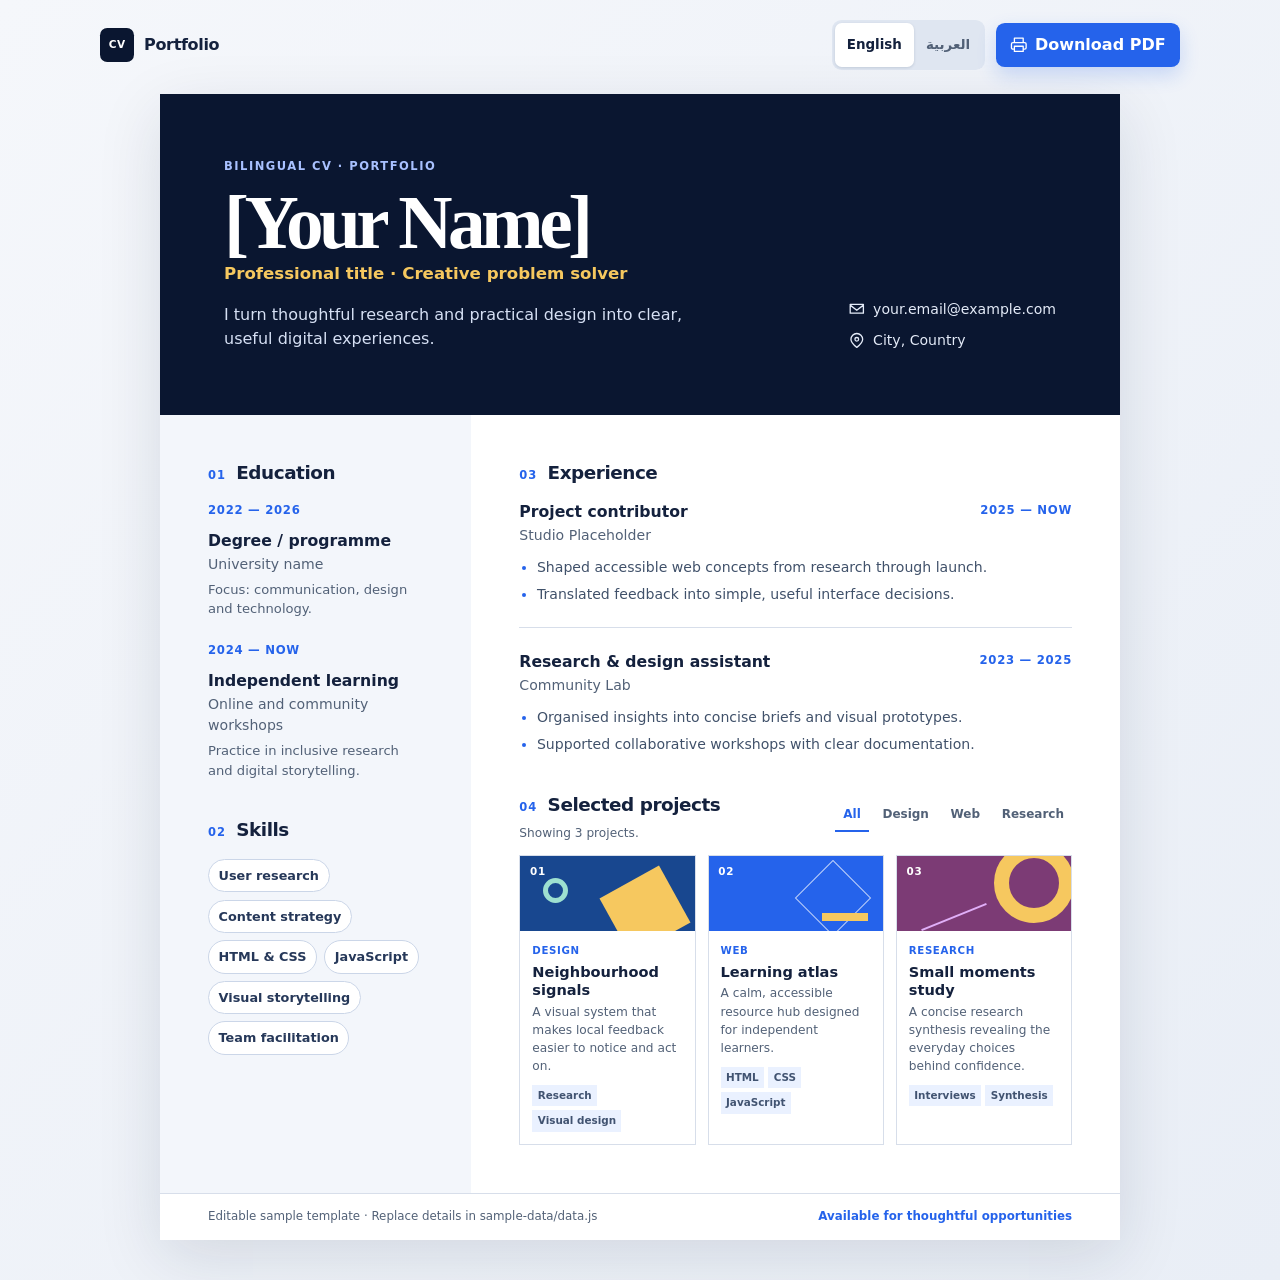
<file: index.html>
<!doctype html>
<html lang="en" dir="ltr">
<head>
  <meta charset="utf-8">
  <meta name="viewport" content="width=device-width, initial-scale=1">
  <meta name="description" content="A bilingual English and Arabic CV portfolio template.">
  <meta name="theme-color" content="#14213d">
  <title>CV Portfolio Template</title>
  <link rel="stylesheet" href="styles.css">
</head>
<body>
  <a class="skip-link no-print" href="#main-content">Skip to CV</a>
  <header class="site-controls no-print">
    <div class="controls-inner">
      <a class="wordmark" href="#top" aria-label="CV Portfolio home"><span class="wordmark-mark" aria-hidden="true">CV</span><span>Portfolio</span></a>
      <div class="control-actions">
        <div class="language-switch" role="group" aria-label="Choose language">
          <button type="button" class="language-button" data-locale="en" aria-pressed="true">English</button>
          <button type="button" class="language-button" data-locale="ar" aria-pressed="false">العربية</button>
        </div>
        <button type="button" class="print-button" id="printButton"><svg aria-hidden="true" viewBox="0 0 24 24"><path d="M6 9V3h12v6M6 18H4a2 2 0 0 1-2-2v-5a2 2 0 0 1 2-2h16a2 2 0 0 1 2 2v5a2 2 0 0 1-2 2h-2M6 14h12v7H6z"/></svg><span data-copy="downloadPdf">Download PDF</span></button>
      </div>
    </div>
  </header>
  <p class="print-note print-only" data-copy="printNote">Save as PDF in the print dialog. For the cleanest result, turn off headers and footers.</p>
  <main id="main-content" tabindex="-1">
    <article class="cv-sheet" id="top">
      <header class="cv-header">
        <div class="identity">
          <p class="eyebrow" data-copy="portfolioLabel">Bilingual CV · Portfolio</p>
          <h1 id="profileName"></h1><p class="role" id="profileHeadline"></p><p class="profile-summary" id="profileSummary"></p>
        </div>
        <address class="contact-list" id="contactList"></address>
      </header>
      <div class="content-grid">
        <aside class="sidebar">
          <section class="cv-section" aria-labelledby="educationHeading"><div class="section-heading"><span class="section-index" aria-hidden="true">01</span><h2 id="educationHeading" data-copy="education">Education</h2></div><div id="educationList" class="stack-list"></div></section>
          <section class="cv-section" aria-labelledby="skillsHeading"><div class="section-heading"><span class="section-index" aria-hidden="true">02</span><h2 id="skillsHeading" data-copy="skills">Skills</h2></div><ul id="skillsList" class="skill-list"></ul></section>
        </aside>
        <div class="main-column">
          <section class="cv-section" aria-labelledby="experienceHeading"><div class="section-heading"><span class="section-index" aria-hidden="true">03</span><h2 id="experienceHeading" data-copy="experience">Experience</h2></div><div id="experienceList" class="experience-list"></div></section>
          <section class="cv-section projects-section" aria-labelledby="projectsHeading">
            <div class="projects-heading-row"><div class="section-heading"><span class="section-index" aria-hidden="true">04</span><h2 id="projectsHeading" data-copy="selectedProjects">Selected projects</h2></div><div id="projectFilters" class="project-filters no-print" role="group" aria-label="Project filters"></div></div>
            <p class="project-status no-print" id="projectStatus" aria-live="polite"></p><div id="projectsGrid" class="projects-grid"></div>
          </section>
        </div>
      </div>
      <footer class="cv-footer"><span data-copy="footerNote">Editable sample template · Replace details in sample-data/data.js</span><span class="availability" data-copy="availability">Available for thoughtful opportunities</span></footer>
    </article>
  </main>
  <script src="sample-data/data.js"></script><script src="app.js"></script>
</body>
</html>
</file>
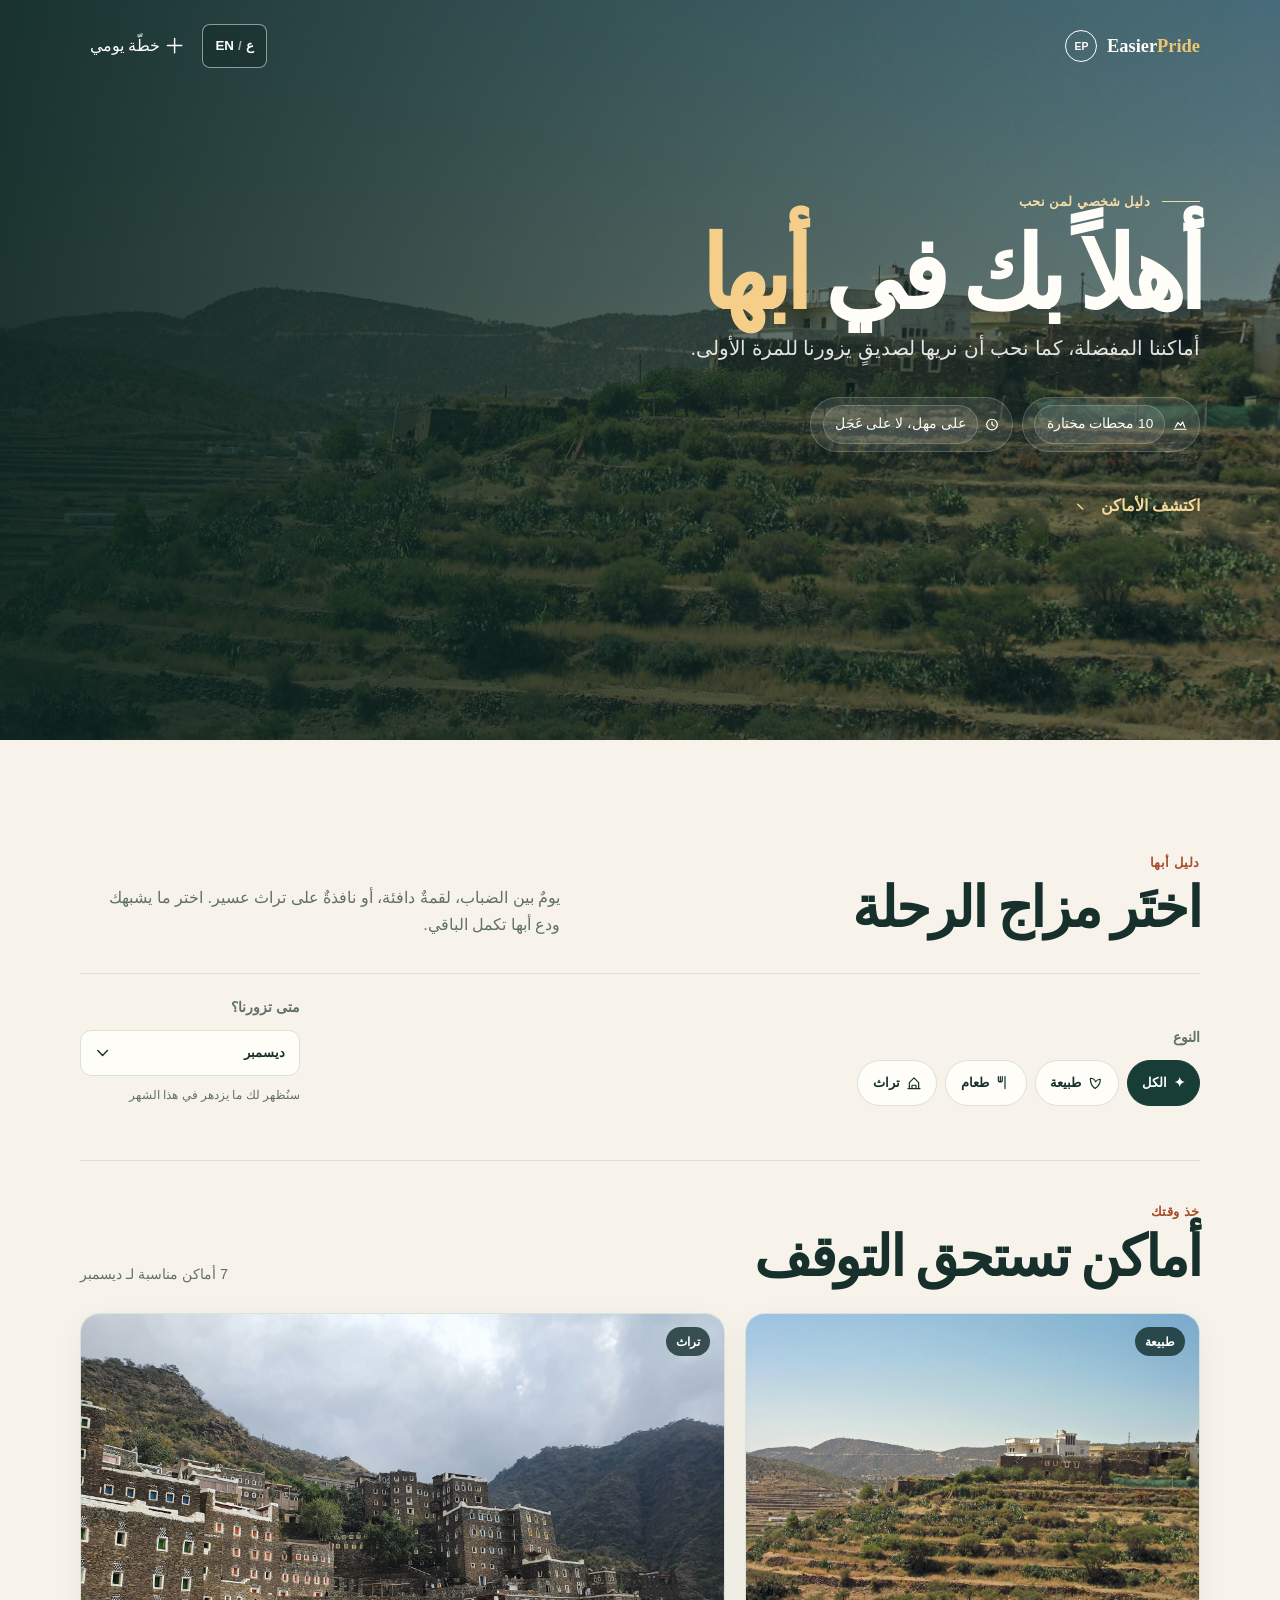
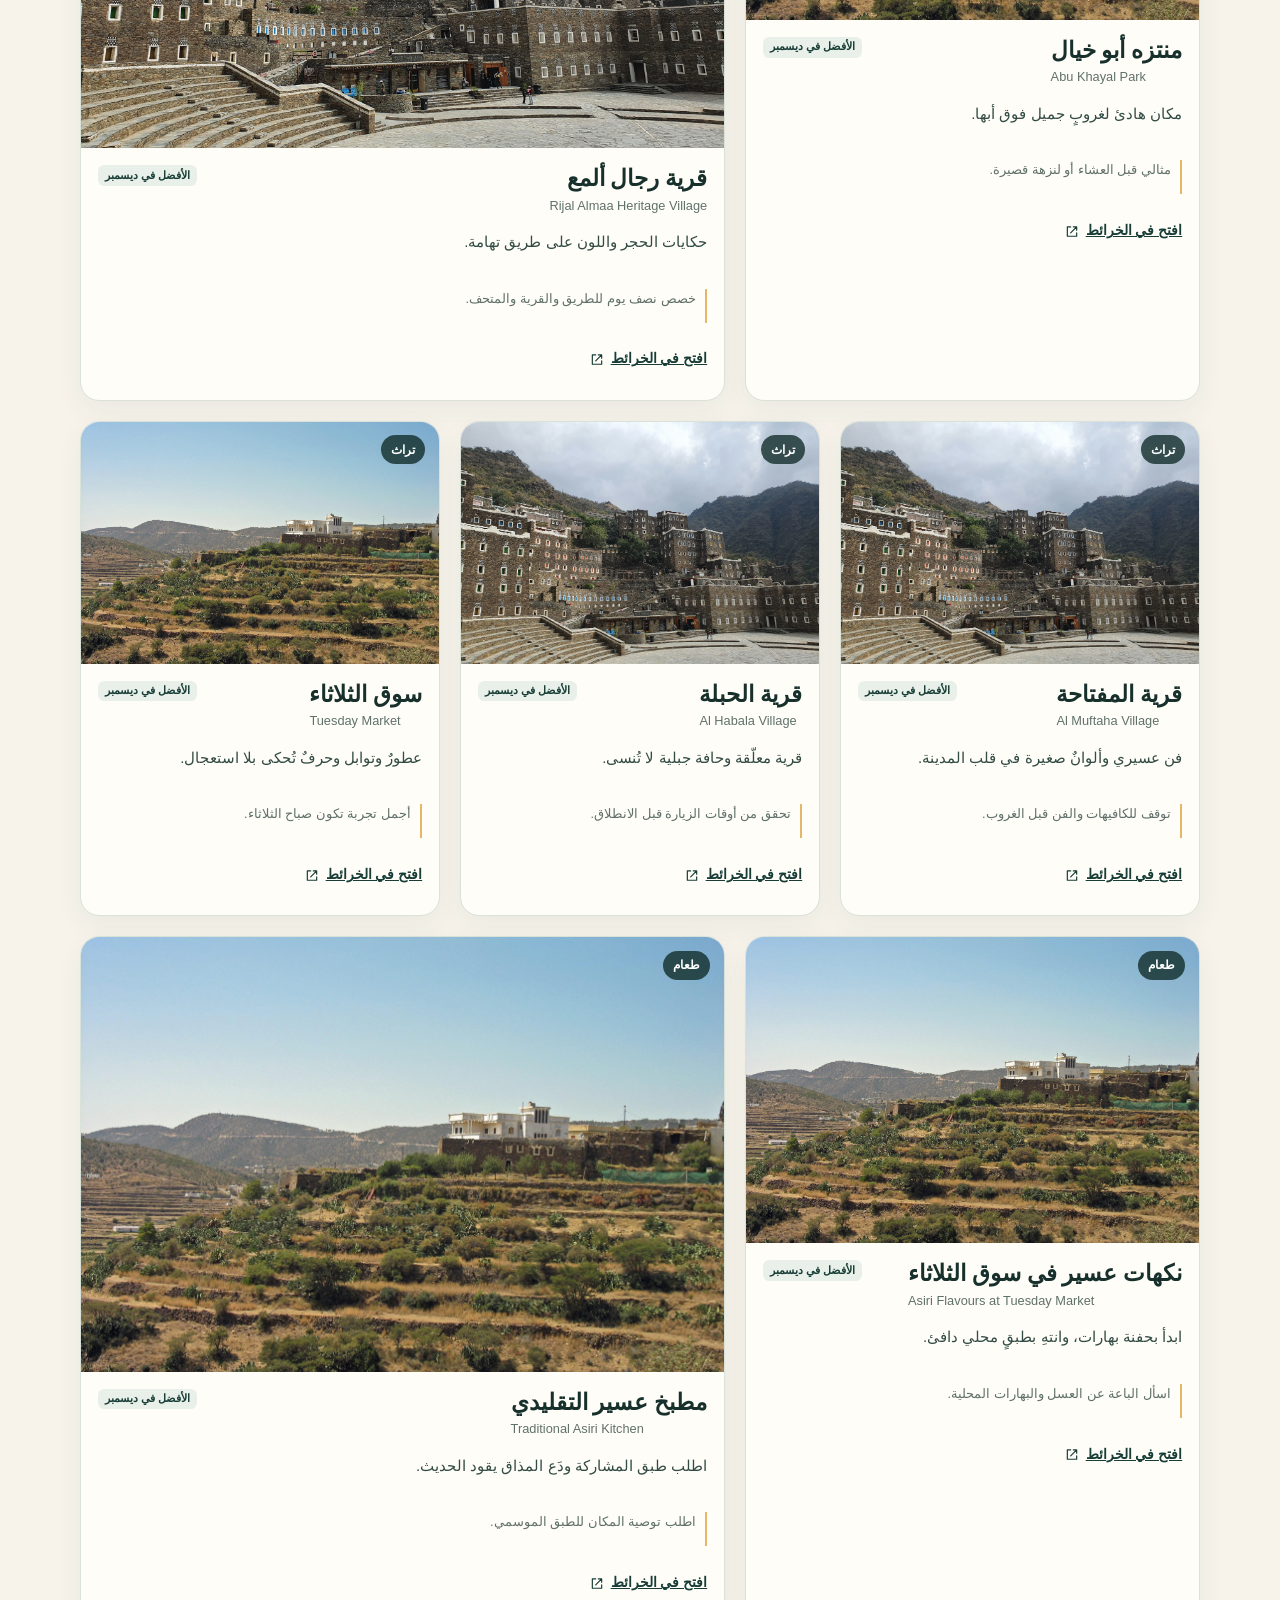
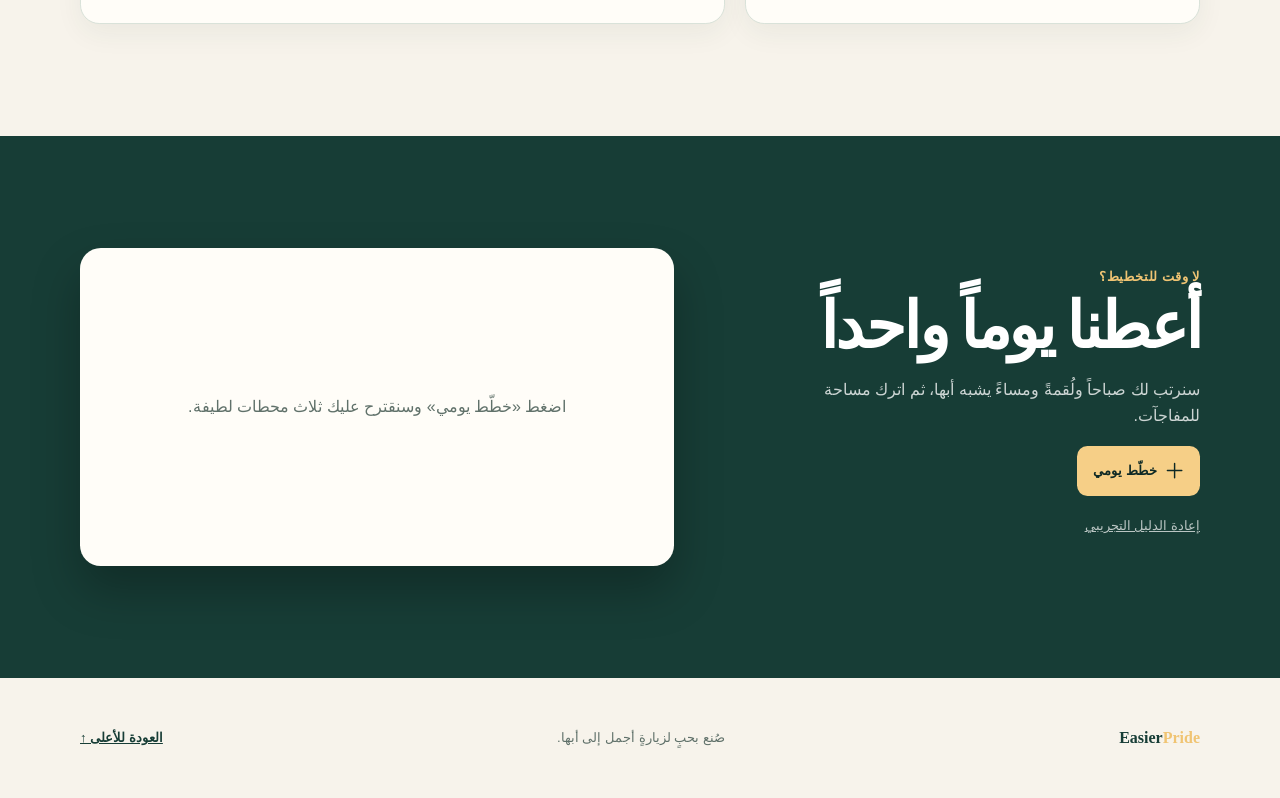
<file: easierpride/index.html>
<!doctype html>
<html lang="ar" dir="rtl">
<head><meta charset="utf-8"><meta name="viewport" content="width=device-width, initial-scale=1"><meta name="theme-color" content="#173d36"><meta name="description" content="EasierPride: a bilingual photo guide to Abha."><title>EasierPride | أبها على مهل</title><link rel="stylesheet" href="styles.css"></head>
<body>
<a class="skip-link" href="#guide">تخطَّ إلى الدليل</a>
<header class="hero" id="top"><nav class="topbar container" aria-label="التنقل الرئيسي"><a class="brand" href="#top" aria-label="EasierPride الرئيسية"><span class="brand-mark" aria-hidden="true">EP</span><span class="brand-name">Easier<span>Pride</span></span></a><div class="nav-actions"><button class="language-toggle" id="languageToggle" type="button" aria-label="Switch language" aria-pressed="false"><span aria-hidden="true">ع</span><span class="language-divider" aria-hidden="true">/</span><span>EN</span></button><a class="nav-link" href="#day-plan"><svg aria-hidden="true" viewBox="0 0 24 24"><path d="M12 3v18M3 12h18"/></svg><span data-i18n="navPlan">خطّة يومي</span></a></div></nav><div class="hero-content container"><p class="eyebrow"><span class="eyebrow-line"></span><span data-i18n="eyebrow">دليل شخصي لمن نحب</span></p><h1><span data-i18n="heroTitleFirst">أهلاً بك في</span> <em>أبها</em></h1><p class="hero-copy" data-i18n="heroCopy">أماكننا المفضلة، كما نحب أن نريها لصديقٍ يزورنا للمرة الأولى.</p><div class="hero-pills"><span><svg aria-hidden="true" viewBox="0 0 24 24"><path d="M3 19h18M5 16l4-7 4 4 3-5 3 8"/></svg><span data-i18n="heroPillOne">10 محطات مختارة</span></span><span><svg aria-hidden="true" viewBox="0 0 24 24"><circle cx="12" cy="12" r="8"/><path d="M12 8v4l3 2"/></svg><span data-i18n="heroPillTwo">على مهل، لا على عَجَل</span></span></div><a class="scroll-cue" href="#guide"><span data-i18n="explore">اكتشف الأماكن</span><svg aria-hidden="true" viewBox="0 0 24 24"><path d="m6 9 6 6-6"/></svg></a></div></header>
<main id="guide"><section class="intro-section container"><div><p class="section-kicker" data-i18n="guideKicker">دليل أبها</p><h2 data-i18n="guideTitle">اختَر مزاج الرحلة</h2></div><p class="section-intro" data-i18n="guideIntro">يومٌ بين الضباب، لقمةٌ دافئة، أو نافذةٌ على تراث عسير. اختر ما يشبهك ودع أبها تكمل الباقي.</p></section><section class="controls-section container" aria-label="تصفية الأماكن"><div class="control-group"><span class="control-label" data-i18n="typeLabel">النوع</span><div class="filter-row" id="categoryFilters" role="group" aria-label="فلتر النوع"><button class="filter-chip active" type="button" data-category="all" aria-pressed="true"><span aria-hidden="true">✦</span><span data-i18n="all">الكل</span></button><button class="filter-chip" type="button" data-category="nature" aria-pressed="false"><svg aria-hidden="true" viewBox="0 0 24 24"><path d="M12 21c5-3 8-8.2 8-14-3.1 0-5.6 1.4-7.1 3.7C11.8 7.6 9 5.5 5 5.5c0 7.1 2.7 12.5 7 15.5Z"/></svg><span data-i18n="nature">طبيعة</span></button><button class="filter-chip" type="button" data-category="food" aria-pressed="false"><svg aria-hidden="true" viewBox="0 0 24 24"><path d="M8 3v8M5 3v5a3 3 0 0 0 6 0V3m4 0v18"/></svg><span data-i18n="food">طعام</span></button><button class="filter-chip" type="button" data-category="heritage" aria-pressed="false"><svg aria-hidden="true" viewBox="0 0 24 24"><path d="M3 21h18M5 21v-9l7-7 7 7v9M9 21v-5h6v5"/></svg><span data-i18n="heritage">تراث</span></button></div></div><div class="control-group month-control"><label class="control-label" for="monthSelect" data-i18n="monthLabel">متى تزورنا؟</label><div class="select-wrap"><select id="monthSelect" aria-describedby="monthHint"></select><svg aria-hidden="true" viewBox="0 0 24 24"><path d="m6 9 6 6 6-6"/></svg></div><span class="month-hint" id="monthHint" data-i18n="monthHint">سنُظهر لك ما يزدهر في هذا الشهر</span></div></section><section class="places-section container" aria-labelledby="placesHeading"><div class="results-header"><div><p class="section-kicker" data-i18n="placesKicker">خذ وقتك</p><h2 id="placesHeading" data-i18n="placesTitle">أماكن تستحق التوقف</h2></div><p class="result-count" id="resultCount" aria-live="polite"></p></div><div class="cards-grid" id="placesGrid"></div><p id="emptyState" class="empty-state" hidden></p></section><section class="plan-section" id="day-plan" aria-labelledby="planHeading"><div class="container plan-layout"><div class="plan-intro"><p class="section-kicker light" data-i18n="planKicker">لا وقت للتخطيط؟</p><h2 id="planHeading" data-i18n="planTitle">أعطنا يوماً واحداً</h2><p data-i18n="planCopy">سنرتب لك صباحاً ولُقمةً ومساءً يشبه أبها، ثم اترك مساحة للمفاجآت.</p><button class="plan-button" id="planButton" type="button"><svg aria-hidden="true" viewBox="0 0 24 24"><path d="M12 3v18M3 12h18"/></svg><span data-i18n="planButton">خطّط يومي</span></button><button class="reset-button" id="loadExample" type="button" data-i18n="loadExample">إعادة الدليل التجريبي</button></div><div class="itinerary-shell" id="itinerary" aria-live="polite"></div></div></section></main>
<footer class="footer container"><span class="footer-brand">Easier<span>Pride</span></span><p data-i18n="footer">صُنع بحبٍ لزيارةٍ أجمل إلى أبها.</p><a href="#top" data-i18n="backTop">العودة للأعلى ↑</a></footer>
<template id="placeTemplate"><article class="place-card"><div class="place-image-wrap"><img class="place-image" width="800" height="560" loading="lazy" decoding="async" alt=""><span class="place-category"></span></div><div class="place-content"><div class="place-title-row"><div><h3 class="place-name"></h3><p class="place-secondary-name"></p></div><span class="best-badge"></span></div><p class="place-tagline"></p><p class="place-note"></p><a class="map-link" target="_blank" rel="noopener noreferrer"><span data-i18n="map">افتح في الخرائط</span><svg aria-hidden="true" viewBox="0 0 24 24"><path d="M14 5h5v5M19 5l-9 9M19 14v5H5V5h5"/></svg></a></div></article></template><script src="sample-data/data.js"></script><script src="app.js"></script>
</body></html>
</file>
<file: styles.css>
:root {
  --ink: #14213d;
  --navy: #0a1630;
  --blue: #2563eb;
  --blue-deep: #1d4ed8;
  --paper: #ffffff;
  --ground: #edf2f7;
  --muted: #526177;
  --line: #d7deea;
  --soft-blue: #eaf1ff;
  --warm: #f6c85f;
  --sans: system-ui, -apple-system, BlinkMacSystemFont, "Segoe UI", Tahoma, Arial, sans-serif;
  --serif: Georgia, "Times New Roman", serif;
}

* { box-sizing: border-box; }
html { min-width: 320px; background: var(--ground); }
body { min-width: 320px; min-height: 100vh; margin: 0; color: var(--ink); background: linear-gradient(135deg, #f5f7fb, #e9eef6); font-family: var(--sans); font-size: 16px; line-height: 1.5; }
button, a { -webkit-tap-highlight-color: transparent; }
button { font: inherit; }
a { color: inherit; }
svg { width: 1.1rem; height: 1.1rem; fill: none; stroke: currentColor; stroke-linecap: round; stroke-linejoin: round; stroke-width: 1.8; flex: 0 0 auto; }

.skip-link { position: fixed; z-index: 10; inset-block-start: .75rem; inset-inline-start: .75rem; padding: .7rem 1rem; color: #fff; background: var(--navy); border-radius: .5rem; transform: translateY(-180%); }
.skip-link:focus { transform: translateY(0); }
:focus-visible { outline: 3px solid var(--warm); outline-offset: 3px; }

.site-controls { width: min(100% - 2rem, 1080px); margin: 0 auto; padding: 1.25rem 0; }
.controls-inner { display: flex; align-items: center; justify-content: space-between; gap: 1rem; }
.wordmark, .control-actions, .language-switch, .print-button, .contact-item { display: inline-flex; align-items: center; }
.wordmark { gap: .6rem; font-weight: 800; text-decoration: none; letter-spacing: -.02em; }
.wordmark-mark { display: grid; place-items: center; width: 2.15rem; height: 2.15rem; color: #fff; background: var(--navy); border-radius: .45rem; font-size: .66rem; letter-spacing: .04em; }
.control-actions { gap: .65rem; }
.language-switch { padding: .2rem; background: #dfe6f1; border-radius: .6rem; }
.language-button, .print-button, .filter-button { min-height: 44px; border: 0; cursor: pointer; touch-action: manipulation; transition: color .18s ease, background .18s ease, transform .18s ease, box-shadow .18s ease; }
.language-button { padding: .45rem .75rem; color: var(--muted); background: transparent; border-radius: .42rem; font-size: .84rem; font-weight: 750; }
.language-button[aria-pressed="true"] { color: var(--ink); background: #fff; box-shadow: 0 1px 3px rgba(15, 35, 70, .14); }
.print-button { gap: .45rem; padding: .55rem .9rem; color: #fff; background: var(--blue); border-radius: .55rem; font-weight: 750; box-shadow: 0 .5rem 1.2rem rgba(37, 99, 235, .2); }
.print-button:hover { background: var(--blue-deep); transform: translateY(-1px); }

main { padding: .25rem 1rem 2.5rem; }
.cv-sheet { width: min(100%, 960px); margin: 0 auto; overflow: hidden; background: var(--paper); box-shadow: 0 1.1rem 3.8rem rgba(20, 33, 61, .12); }
.cv-header { display: flex; justify-content: space-between; gap: 2rem; padding: clamp(2rem, 6vw, 4rem); color: #fff; background: var(--navy); }
.identity { max-width: 40rem; }
.eyebrow { margin: 0 0 .7rem; color: #a9c1ff; font-size: .72rem; font-weight: 800; letter-spacing: .13em; text-transform: uppercase; }
h1, h2, h3, p { margin-top: 0; }
h1 { margin-bottom: .25rem; font-family: var(--serif); font-size: clamp(2.65rem, 6vw, 4.7rem); line-height: .95; letter-spacing: -.06em; }
.role { margin-bottom: 1rem; color: #f6c85f; font-size: 1.04rem; font-weight: 750; }
.profile-summary { max-width: 47ch; margin-bottom: 0; color: #d6e0f4; font-size: 1rem; }
.contact-list { display: grid; align-content: end; gap: .65rem; min-width: max-content; margin: 0; font-style: normal; }
.contact-item { gap: .45rem; color: #e4ebf8; font-size: .88rem; overflow-wrap: anywhere; }
.contact-email { text-decoration: none; }
.contact-email:hover { color: #fff; text-decoration: underline; }
.contact-email span { direction: ltr; unicode-bidi: plaintext; }

.content-grid { display: grid; grid-template-columns: minmax(220px, .72fr) minmax(0, 1.5fr); }
.sidebar { padding: clamp(1.7rem, 4vw, 3rem); background: #f3f6fb; }
.main-column { padding: clamp(1.7rem, 4vw, 3rem); }
.cv-section + .cv-section { margin-top: 2.5rem; }
.section-heading { display: flex; align-items: baseline; gap: .65rem; margin-bottom: 1.1rem; }
.section-index { color: var(--blue); font-size: .72rem; font-weight: 850; letter-spacing: .08em; }
h2 { margin-bottom: 0; font-size: 1.15rem; line-height: 1.1; letter-spacing: -.025em; }
h3 { margin-bottom: .2rem; font-size: .98rem; line-height: 1.25; }
.stack-list { display: grid; gap: 1.45rem; }
.education-entry .entry-period, .experience-entry .entry-period, .project-category { color: var(--blue); font-size: .73rem; font-weight: 800; letter-spacing: .06em; text-transform: uppercase; }
.education-entry .entry-place { margin-bottom: .28rem; color: var(--muted); font-size: .88rem; }
.education-entry .entry-detail { margin-bottom: 0; color: var(--muted); font-size: .82rem; }
.skill-list { display: flex; flex-wrap: wrap; gap: .45rem; padding: 0; margin: 0; list-style: none; }
.skill-list li { padding: .38rem .6rem; color: #263859; border: 1px solid #cbd6e8; border-radius: 99px; background: #fff; font-size: .8rem; font-weight: 700; }
.experience-list { display: grid; gap: 1.5rem; }
.experience-entry { padding-bottom: 1.4rem; border-bottom: 1px solid var(--line); }
.experience-entry:last-child { padding-bottom: 0; border: 0; }
.experience-heading { display: flex; justify-content: space-between; gap: 1rem; }
.experience-heading > div p { margin-bottom: 0; color: var(--muted); font-size: .88rem; }
.experience-entry ul { display: grid; gap: .35rem; padding-inline-start: 1.1rem; margin: .7rem 0 0; color: #40516a; font-size: .88rem; }
.experience-entry li::marker { color: var(--blue); }
.projects-heading-row { display: flex; align-items: center; justify-content: space-between; gap: 1rem; }
.project-filters { display: flex; flex-wrap: wrap; justify-content: end; gap: .35rem; }
.filter-button { min-height: 34px; padding: .25rem .5rem; color: var(--muted); background: transparent; border-bottom: 2px solid transparent; font-size: .75rem; font-weight: 800; }
.filter-button:hover { color: var(--ink); }
.filter-button.is-active { color: var(--blue); border-color: var(--blue); }
.project-status { margin: -.65rem 0 .8rem; color: var(--muted); font-size: .76rem; }
.projects-grid { display: grid; grid-template-columns: repeat(3, minmax(0, 1fr)); gap: .75rem; }
.project-card { min-width: 0; overflow: hidden; border: 1px solid var(--line); background: #fff; }
.project-visual { position: relative; height: 75px; overflow: hidden; color: #fff; background: var(--navy); }
.project-visual span { position: absolute; inset: .5rem auto auto .6rem; font-size: .65rem; font-weight: 850; letter-spacing: .08em; }
.project-visual i, .project-visual b { position: absolute; display: block; }
.visual-signal { background: #18478f; }
.visual-signal i { inset: 22px 16px -12px auto; width: 68px; background: #f6c85f; transform: rotate(-29deg); }
.visual-signal b { inset: 22px auto auto 23px; width: 25px; height: 25px; border: 5px solid #9de0d0; border-radius: 50%; }
.visual-atlas { background: #2563eb; }
.visual-atlas i { inset: 15px 23px auto auto; width: 54px; height: 54px; border: 1px solid rgba(255,255,255,.7); transform: rotate(45deg); }
.visual-atlas b { inset: auto 15px 10px auto; width: 46px; height: 8px; background: #f6c85f; }
.visual-path { background: #7c3b75; }
.visual-path i { inset: -13px -3px auto auto; width: 80px; height: 80px; border: 15px solid #f6c85f; border-radius: 50%; }
.visual-path b { inset: auto 0 13px 22px; width: 70px; height: 2px; background: #e0aff8; transform: rotate(-22deg); }
.project-copy { padding: .75rem; }
.project-category { margin-bottom: .3rem; font-size: .64rem; }
.project-copy h3 { font-size: .91rem; }
.project-summary { min-height: 4.3em; margin-bottom: .6rem; color: var(--muted); font-size: .76rem; }
.technology-list { display: flex; flex-wrap: wrap; gap: .25rem; padding: 0; margin: 0; list-style: none; }
.technology-list li { padding: .18rem .34rem; color: #415371; background: var(--soft-blue); font-size: .65rem; font-weight: 700; }
.cv-footer { display: flex; justify-content: space-between; gap: 1rem; padding: .9rem clamp(1.7rem, 4vw, 3rem); color: var(--muted); border-top: 1px solid var(--line); font-size: .74rem; }
.availability { color: var(--blue); font-weight: 750; }
.print-only { display: none; }

html[dir="rtl"] .contact-email span { direction: ltr; unicode-bidi: plaintext; }
html[dir="rtl"] .eyebrow, html[dir="rtl"] .education-entry .entry-period, html[dir="rtl"] .experience-entry .entry-period, html[dir="rtl"] .project-category { letter-spacing: 0; text-transform: none; }

@media (max-width: 720px) {
  .site-controls { width: min(100% - 1.2rem, 1080px); padding: .75rem 0; }
  .wordmark > span:last-child { display: none; }
  .control-actions { gap: .4rem; }
  .language-button { padding-inline: .55rem; }
  .print-button { padding-inline: .65rem; }
  .print-button span { font-size: .8rem; }
  main { padding-inline: .6rem; }
  .cv-header { flex-direction: column; gap: 1.7rem; }
  .contact-list { align-content: start; min-width: 0; }
  .content-grid { grid-template-columns: 1fr; }
  .sidebar { padding-bottom: 2rem; }
  .projects-grid { grid-template-columns: 1fr; }
  .project-card { display: grid; grid-template-columns: 110px 1fr; }
  .project-visual { height: auto; min-height: 116px; }
  .project-summary { min-height: 0; }
  .cv-footer { flex-direction: column; }
}

@media (max-width: 430px) {
  .controls-inner { align-items: stretch; }
  .print-button { flex: 1; justify-content: center; }
  .projects-heading-row { align-items: start; flex-direction: column; }
  .project-filters { justify-content: start; }
  h1 { font-size: clamp(2.45rem, 14vw, 3.3rem); }
}

@media (prefers-reduced-motion: reduce) {
  *, *::before, *::after { scroll-behavior: auto !important; transition-duration: .01ms !important; animation-duration: .01ms !important; animation-iteration-count: 1 !important; }
}

@media print {
  @page { size: A4 portrait; margin: 8mm; }
  :root { background: #fff; }
  body { min-width: 0; background: #fff; font-size: 9.5pt; line-height: 1.32; -webkit-print-color-adjust: exact; print-color-adjust: exact; }
  .no-print { display: none !important; }
  .print-only { display: block; margin: 0 0 3mm; color: #40516a; font-size: 8pt; text-align: center; }
  main { padding: 0; }
  .cv-sheet { width: 100%; margin: 0; box-shadow: none; }
  .cv-header { gap: 9mm; padding: 8mm 9mm; }
  h1 { font-size: 27pt; }
  .eyebrow { margin-bottom: 2mm; font-size: 7pt; }
  .role { margin-bottom: 2mm; font-size: 10pt; }
  .profile-summary { font-size: 9pt; }
  .contact-list { gap: 2mm; font-size: 8pt; }
  .content-grid { grid-template-columns: 31% 69%; }
  .sidebar, .main-column { padding: 6mm 7mm; }
  .cv-section + .cv-section { margin-top: 6mm; }
  .section-heading { margin-bottom: 3mm; }
  .section-index { font-size: 6.7pt; }
  h2 { font-size: 10pt; }
  h3 { font-size: 8.8pt; }
  .stack-list, .experience-list { gap: 4mm; }
  .education-entry .entry-place, .education-entry .entry-detail, .experience-heading > div p, .experience-entry ul { font-size: 7.7pt; }
  .skill-list { gap: 1.5mm; }
  .skill-list li { padding: 1mm 1.5mm; font-size: 7.4pt; }
  .experience-entry { padding-bottom: 4mm; }
  .experience-entry ul { gap: 1mm; margin-top: 2mm; }
  .projects-grid { grid-template-columns: repeat(3, 1fr); gap: 2.5mm; }
  .project-visual { height: 18mm; }
  .project-copy { padding: 2.5mm; }
  .project-summary { min-height: 0; margin-bottom: 2mm; font-size: 6.9pt; }
  .project-copy h3 { font-size: 8.1pt; }
  .technology-list li { font-size: 6pt; }
  .cv-footer { padding: 3mm 7mm; font-size: 6.8pt; }
  .cv-section, .project-card, .education-entry, .experience-entry { break-inside: avoid; }
}
</file>
<file: easierpride/styles.css>
:root{--pine:#173d36;--deep:#0e2925;--sand:#f7f3eb;--paper:#fffdf8;--mist:#e8eee6;--clay:#a84e2c;--sun:#f0c473;--ink:#17302c;--muted:#60716a;--line:#d9e2d9;--shadow:0 1.2rem 3.5rem rgba(23,61,54,.12);font-family:Tahoma,Arial,sans-serif;color:var(--ink);background:var(--sand);scroll-behavior:smooth}*{box-sizing:border-box}body{margin:0;min-width:320px;line-height:1.65}a{color:inherit}svg{width:1.2rem;height:1.2rem;fill:none;stroke:currentColor;stroke-width:1.8;stroke-linecap:round;stroke-linejoin:round;flex:none}.container{width:min(1120px,calc(100% - 2.5rem));margin-inline:auto}.skip-link{position:fixed;z-index:10;inset-block-start:.8rem;inset-inline-start:.8rem;transform:translateY(-150%);background:var(--pine);color:white;padding:.6rem 1rem;border-radius:.5rem}.skip-link:focus{transform:translateY(0)}:focus-visible{outline:3px solid var(--sun);outline-offset:3px}.hero{min-height:min(740px,90dvh);color:var(--paper);background:linear-gradient(90deg,rgba(10,35,30,.91),rgba(10,35,30,.48)),url('assets/images/hero-asir.jpg') center/cover no-repeat}.topbar{min-height:92px;display:flex;justify-content:space-between;align-items:center;gap:1rem}.brand,.nav-actions,.nav-link,.language-toggle,.hero-pills span,.scroll-cue,.map-link,.plan-button{display:inline-flex;align-items:center}.brand{text-decoration:none;gap:.6rem;direction:ltr;font-family:Georgia,serif}.brand-mark{width:2rem;height:2rem;border:1px solid #fff;border-radius:50%;display:grid;place-items:center;font:bold .65rem Arial}.brand-name{font-weight:bold;font-size:1.15rem}.brand-name span,.footer-brand span{color:var(--sun)}.nav-actions{gap:.5rem}.language-toggle,.nav-link{min-height:44px;color:white;border-radius:.5rem;cursor:pointer}.language-toggle{padding-inline:.8rem;gap:.25rem;background:rgba(8,29,25,.3);border:1px solid #ffffff80;font-weight:bold}.language-divider{opacity:.6}.nav-link{padding:.6rem;text-decoration:none;gap:.3rem}.language-toggle:hover,.nav-link:hover{background:#ffffff1f}.hero-content{padding-block:clamp(5rem,11vh,9.5rem) 3.5rem}.eyebrow,.section-kicker{margin:0;font-size:.82rem;font-weight:bold;letter-spacing:.04em}.eyebrow{display:flex;align-items:center;gap:.7rem;color:#f7dca9}.eyebrow-line{height:1px;width:2.4rem;background:currentColor}.hero h1{margin:1rem 0 .6rem;max-width:800px;font:700 clamp(3.3rem,7.8vw,7rem)/.94 Georgia,serif;letter-spacing:-.065em}.hero h1 em{color:#f5ce89;font-style:normal}.hero-copy{max-width:38rem;margin:0;color:#ffffffdf;font-size:clamp(1rem,2vw,1.25rem)}.hero-pills{display:flex;gap:.6rem;flex-wrap:wrap;margin-block:2rem}.hero-pills span{gap:.4rem;padding:.45rem .7rem;border:1px solid #ffffff30;border-radius:99px;background:#ffffff18;font-size:.85rem}.hero-pills svg{width:1rem}.scroll-cue{min-height:44px;gap:.5rem;color:#f6d999;text-decoration:none;font-weight:bold}.intro-section{padding-block:clamp(4rem,9vw,7rem) 2.2rem;display:flex;justify-content:space-between;gap:2rem;align-items:end}.section-kicker{color:var(--clay);text-transform:uppercase}.light{color:var(--sun)}h2{margin:.25rem 0 0;font:700 clamp(2rem,5vw,3.5rem)/1.08 Georgia,serif;letter-spacing:-.045em}.section-intro{max-width:30rem;margin:0;color:var(--muted)}.controls-section{padding-block:1.4rem 3.4rem;border-block:1px solid var(--line);display:flex;justify-content:space-between;gap:1.5rem;align-items:end}.control-group{display:grid;gap:.65rem}.control-label{color:var(--muted);font-weight:bold;font-size:.85rem}.filter-row{display:flex;gap:.5rem;flex-wrap:wrap}.filter-chip{min-height:46px;display:inline-flex;align-items:center;gap:.4rem;padding:.4rem .9rem;border:1px solid var(--line);border-radius:99px;background:var(--paper);color:var(--ink);cursor:pointer;font-weight:bold;transition:.18s}.filter-chip svg{width:1rem}.filter-chip:hover{transform:translateY(-1px);border-color:var(--pine)}.filter-chip.active{background:var(--pine);border-color:var(--pine);color:white}.month-control{min-width:min(100%,220px)}.select-wrap{position:relative}.select-wrap select{appearance:none;width:100%;min-height:46px;padding-inline:.9rem 2.6rem;border:1px solid var(--line);border-radius:.7rem;background:var(--paper);color:var(--ink);font-weight:bold}.select-wrap svg{position:absolute;inset-inline-end:.8rem;inset-block-start:50%;transform:translateY(-50%);pointer-events:none}.month-hint{font-size:.75rem;color:var(--muted)}.places-section{padding-block:2.5rem clamp(4.5rem,9vw,7rem)}.results-header{display:flex;justify-content:space-between;align-items:end;gap:1rem;margin-block-end:1.6rem}.result-count{margin:0;color:var(--muted);font-size:.9rem}.cards-grid{display:grid;grid-template-columns:repeat(12,1fr);gap:1.25rem}.place-card{grid-column:span 4;overflow:hidden;background:var(--paper);border:1px solid var(--line);border-radius:1.2rem;box-shadow:0 .6rem 1.75rem #1d41350f;transition:.25s}.place-card:nth-child(5n+1){grid-column:span 5}.place-card:nth-child(5n+2){grid-column:span 7}.place-card:hover{transform:translateY(-5px);box-shadow:var(--shadow)}.place-image-wrap{position:relative;aspect-ratio:1.48;overflow:hidden;background:var(--mist)}.place-image{width:100%;height:100%;object-fit:cover;display:block;transition:transform .6s}.place-card:hover .place-image{transform:scale(1.04)}.place-category{position:absolute;inset-block-start:.85rem;inset-inline-start:.85rem;padding:.28rem .65rem;background:#0e2925c4;color:white;border-radius:99px;font-size:.76rem;font-weight:bold}.place-content{padding:1.05rem 1.05rem 1.2rem}.place-title-row{display:flex;justify-content:space-between;gap:.55rem;align-items:start}.place-name{margin:0;font:700 1.45rem/1.15 Georgia,serif}.place-secondary-name{margin:.18rem 0 0;color:var(--muted);font-size:.8rem;direction:ltr;text-align:start}.best-badge{max-width:9rem;padding:.22rem .45rem;background:#e9f0e9;color:var(--pine);border-radius:.4rem;text-align:center;font-size:.69rem;font-weight:bold;line-height:1.25}.place-tagline{min-height:3.3em;margin:.9rem 0 .55rem;color:#324b44;font-size:.94rem}.place-note{min-height:2.7em;margin:0 0 1rem;padding-inline-start:.6rem;border-inline-start:2px solid #e5b869;color:var(--muted);font-size:.79rem}.map-link{min-height:42px;gap:.35rem;color:var(--pine);font-weight:bold;font-size:.85rem}.map-link svg{width:1rem}.empty-state{text-align:center;padding:3rem;color:var(--muted);border:1px dashed var(--line);border-radius:1.2rem}.plan-section{background:var(--pine);color:white}.plan-layout{padding-block:clamp(4rem,9vw,7rem);display:grid;grid-template-columns:.88fr 1.2fr;gap:clamp(2rem,7vw,7rem);align-items:center}.plan-intro h2{font-size:clamp(2.5rem,5vw,4.5rem)}.plan-intro p:not(.section-kicker){max-width:29rem;color:#ffffffc7}.plan-button{min-height:50px;padding:.7rem 1rem;gap:.5rem;border:0;border-radius:.65rem;background:#f6cf87;color:var(--deep);font-weight:bold;cursor:pointer}.reset-button{display:block;min-height:44px;margin:.5rem -.7rem 0;padding:.3rem .7rem;border:0;background:transparent;color:#ffffffb3;text-decoration:underline;cursor:pointer}.itinerary-shell{min-height:310px;padding:.85rem;border-radius:1.3rem;background:var(--paper);color:var(--ink);box-shadow:0 1.5rem 3rem #0004}.itinerary-placeholder{min-height:290px;display:grid;place-content:center;text-align:center;color:var(--muted);padding:1rem}.itinerary-title{margin:.5rem .55rem .8rem;font:700 1.35rem Georgia,serif}.itinerary-list{display:grid;gap:.5rem}.itinerary-item{display:grid;grid-template-columns:3.8rem 1fr auto;gap:.8rem;align-items:center;padding:.5rem;border-radius:.8rem;background:#f4f6f1}.itinerary-image{width:3.8rem;height:3.8rem;border-radius:.55rem;object-fit:cover}.itinerary-time{margin:0 0 .12rem;color:var(--clay);font-size:.72rem;font-weight:bold}.itinerary-place{margin:0;font-size:.95rem;line-height:1.3}.itinerary-secondary{margin:.1rem 0 0;color:var(--muted);font-size:.72rem;direction:ltr}.itinerary-map{width:38px;height:38px;display:grid;place-items:center;color:var(--pine);border-radius:50%}.footer{min-height:120px;display:flex;align-items:center;justify-content:space-between;gap:1rem;color:var(--muted);font-size:.82rem}.footer-brand{font:bold 1rem Georgia,serif;direction:ltr;color:var(--pine)}.footer p{margin:0}.footer a{color:var(--pine);font-weight:bold}@media(max-width:800px){.intro-section,.controls-section{flex-direction:column;align-items:start}.month-control{width:min(100%,340px)}.place-card,.place-card:nth-child(5n+1),.place-card:nth-child(5n+2){grid-column:span 6}.plan-layout{grid-template-columns:1fr;gap:2rem}}@media(max-width:530px){.container{width:calc(100% - 1.4rem)}.brand-name,.nav-link span{display:none}.nav-link{width:44px;justify-content:center}.hero h1{font-size:clamp(3rem,17vw,4.5rem)}.results-header{align-items:start;flex-direction:column}.place-card,.place-card:nth-child(5n+1),.place-card:nth-child(5n+2){grid-column:1/-1}.place-tagline,.place-note{min-height:0}.itinerary-item{grid-template-columns:3.25rem 1fr auto;gap:.55rem}.itinerary-image{width:3.25rem;height:3.25rem}.footer{padding-block:2rem;flex-wrap:wrap}}html[lang=en]{font-family:Arial,sans-serif}html[lang=en] .place-secondary-name,html[lang=en] .itinerary-secondary{direction:rtl}@media(prefers-reduced-motion:reduce){*,*:before,*:after{animation-duration:.01ms!important;transition-duration:.01ms!important;scroll-behavior:auto!important}}
</file>
